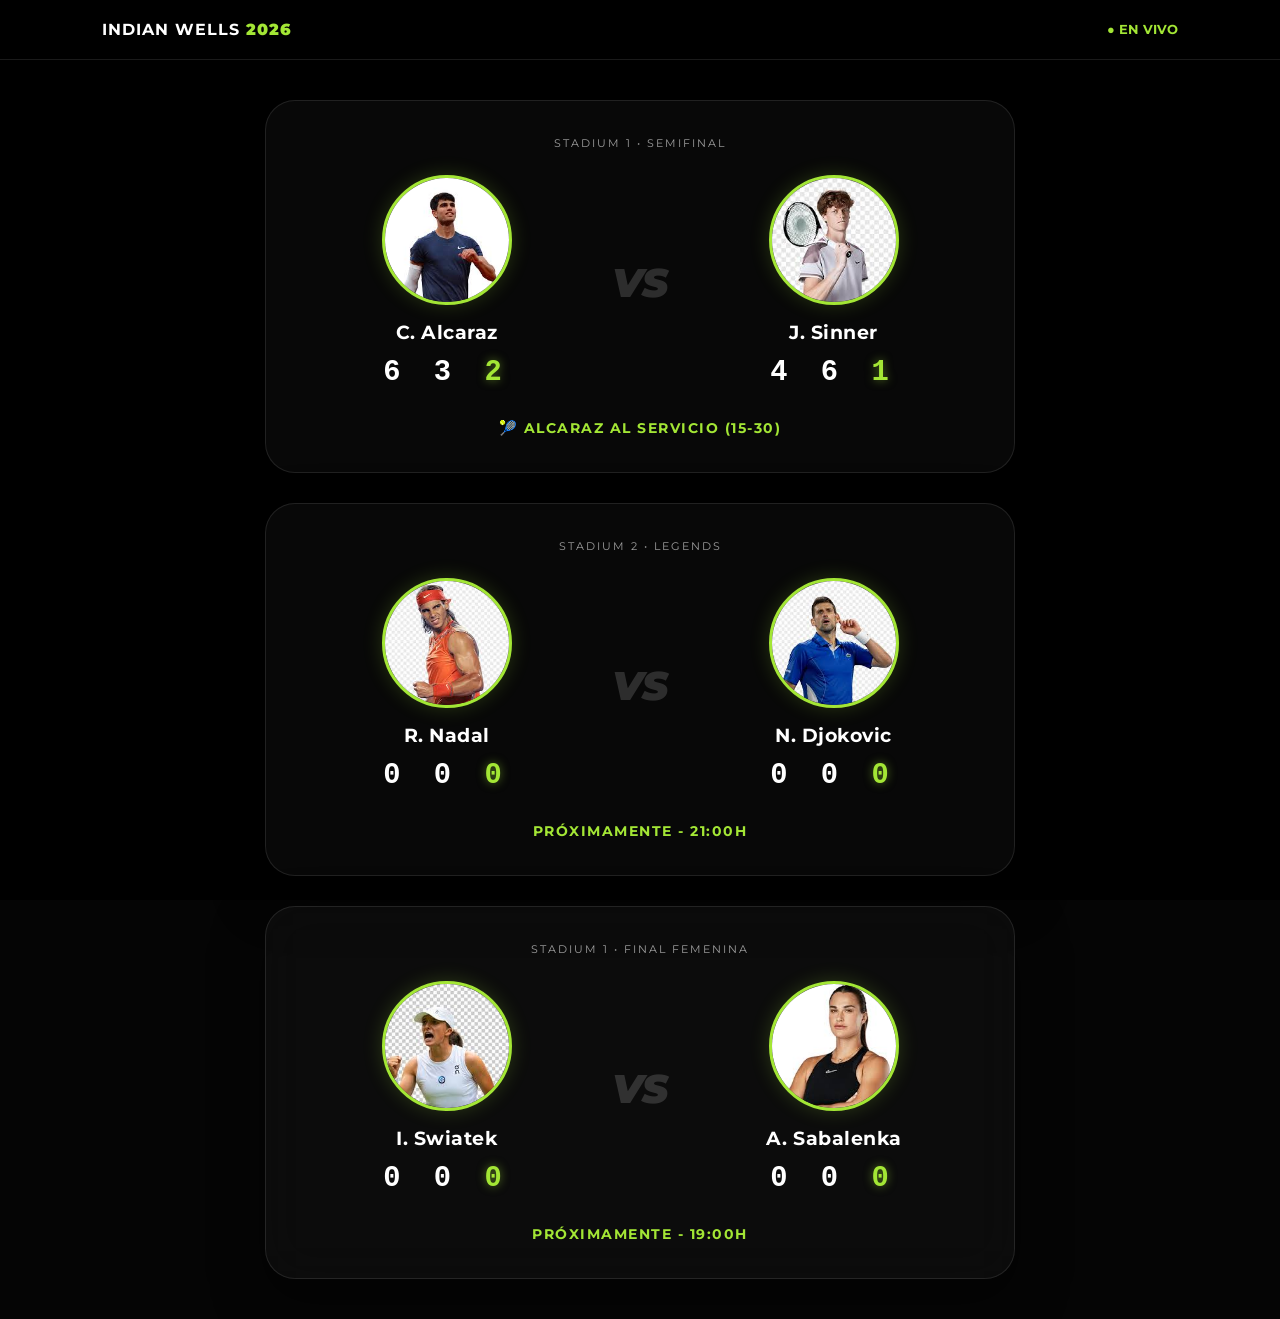
<file: index.html>
<!DOCTYPE html>
<html lang="es">
<head>
    <meta charset="UTF-8">
    <meta name="viewport" content="width=device-width, initial-scale=1.0">
    <title>Indian Wells 2026 | Live</title>
    <link rel="stylesheet" href="CSS/gemini.css">
    <link href="https://fonts.googleapis.com/css2?family=Montserrat:wght@400;700;900&display=swap" rel="stylesheet">
</head>
<body>
    <div class="main-bg"></div>
    
    <nav class="glass-nav">
        <div class="logo">INDIAN WELLS <span>2026</span></div>
        <div class="live-indicator">● EN VIVO</div>
    </nav>

    <main class="matches-grid">
        <div class="match-card glass">
            <div class="stadium-tag">STADIUM 1 • SEMIFINAL</div>
            <div class="players-vs">
                <div class="player">
                    <div class="photo-clip">
                        <img src="[data-uri]" alt="Alcaraz">
                    </div>
                    <span class="name">C. Alcaraz</span>
                    <div class="sets">6 3 <span class="active">2</span></div>
                </div>
                <div class="vs-divider">VS</div>
                <div class="player">
                    <div class="photo-clip">
                        <img src="[data-uri]" alt="Sinner">
                    </div>
                    <span class="name">J. Sinner</span>
                    <div class="sets">4 6 <span class="active">1</span></div>
                </div>
            </div>
            <div class="match-info">🎾 Alcaraz al servicio (15-30)</div>
        </div>

        <div class="match-card glass">
            <div class="stadium-tag">STADIUM 2 • LEGENDS</div>
            <div class="players-vs">
                <div class="player">
                    <div class="photo-clip">
                        <img src="[data-uri]" alt="Nadal">
                    </div>
                    <span class="name">R. Nadal</span>
                    <div class="sets">0 0 <span class="active">0</span></div>
                </div>
                <div class="vs-divider">VS</div>
                <div class="player">
                    <div class="photo-clip">
                        <img src="[data-uri]" alt="Djokovic">
                    </div>
                    <span class="name">N. Djokovic</span>
                    <div class="sets">0 0 <span class="active">0</span></div>
                </div>
            </div>
            <div class="match-info">Próximamente - 21:00h</div>
        </div>

        <div class="match-card glass">
            <div class="stadium-tag">STADIUM 1 • FINAL FEMENINA</div>
            <div class="players-vs">
                <div class="player">
                    <div class="photo-clip">
                        <img src="[data-uri]" alt="Swiatek">
                    </div>
                    <span class="name">I. Swiatek</span>
                    <div class="sets">0 0 <span class="active">0</span></div>
                </div>
                <div class="vs-divider">VS</div>
                <div class="player">
                    <div class="photo-clip">
                        <img src="[data-uri]" alt="Sabalenka">
                    </div>
                    <span class="name">A. Sabalenka</span>
                    <div class="sets">0 0 <span class="active">0</span></div>
                </div>
            </div>
            <div class="match-info">Próximamente - 19:00h</div>
        </div>
    </main>
</body>
</html>
</file>
<file: CSS/gemini.css>
/* Variables de color */
:root {
    --accent: #a3e635; /* Verde Indian Wells */
    --glass: rgba(255, 255, 255, 0.1);
    --bg-dark: #050505;
}

/* Reset general */
* { 
    margin: 0; 
    padding: 0; 
    box-sizing: border-box; 
}

body {
    font-family: 'Montserrat', sans-serif;
    background-color: var(--bg-dark);
    color: white;
    overflow-x: hidden;
}

/* Fondo con imagen y overlay oscuro */
.main-bg {
    position: fixed;
    top: 0; left: 0; width: 100%; height: 100%;
    background: linear-gradient(rgba(0,0,0,0.85), rgba(0,0,0,0.85)), 
                url('https://images.unsplash.com/photo-1595435063998-ee6d1183bc6a?auto=format&fit=crop&q=80');
    background-size: cover;
    background-position: center;
    z-index: -1;
}

/* Navegación Estilo Glass */
.glass-nav {
    display: flex; 
    justify-content: space-between; 
    align-items: center;
    padding: 20px 8%; 
    background: rgba(0,0,0,0.8); 
    backdrop-filter: blur(15px);
    border-bottom: 1px solid rgba(255,255,255,0.1);
    position: sticky;
    top: 0;
    z-index: 100;
}

.logo { font-weight: 700; letter-spacing: 1px; }
.logo span { color: var(--accent); font-weight: 900; }

.live-indicator {
    color: var(--accent);
    font-size: 0.8rem;
    font-weight: 700;
    animation: pulse 2s infinite;
}

@keyframes pulse {
    0% { opacity: 1; }
    50% { opacity: 0.5; }
    100% { opacity: 1; }
}

/* Contenedor de Tarjetas */
.matches-grid {
    display: flex; 
    flex-direction: column; 
    align-items: center;
    padding: 40px 20px; 
    gap: 30px;
}

/* Tarjeta Individual */
.match-card {
    background: rgba(255, 255, 255, 0.03);
    backdrop-filter: blur(25px);
    -webkit-backdrop-filter: blur(25px);
    border: 1px solid rgba(255,255,255,0.1);
    border-radius: 30px;
    padding: 35px;
    width: 100%; 
    max-width: 750px;
    box-shadow: 0 20px 50px rgba(0,0,0,0.5);
    transition: transform 0.3s ease;
}

.match-card:hover {
    transform: translateY(-5px);
    border-color: rgba(163, 230, 53, 0.3);
}

.stadium-tag {
    font-size: 0.7rem;
    opacity: 0.6;
    letter-spacing: 2px;
    margin-bottom: 25px;
    text-align: center;
}

/* Sección de Jugadores */
.players-vs { 
    display: flex; 
    justify-content: space-around; 
    align-items: center; 
}

.player { 
    text-align: center; 
    flex: 1; 
}

/* Círculo de la Foto */
.photo-clip {
    width: 130px; 
    height: 130px;
    border-radius: 50%;
    border: 3px solid var(--accent);
    margin: 0 auto 15px;
    overflow: hidden;
    background: #1a1a1a;
    box-shadow: 0 0 20px rgba(163, 230, 53, 0.2);
    display: flex;
    justify-content: center;
    align-items: center;
}

.photo-clip img {
    width: 100%; 
    height: 100%;
    object-fit: cover; 
    object-position: top;
    display: block;
}

/* Nombres y Marcadores */
.name { 
    font-weight: 700; 
    display: block; 
    margin-bottom: 12px; 
    font-size: 1.2rem; 
    letter-spacing: 0.5px;
}

.sets { 
    font-family: 'Courier New', Courier, monospace; 
    font-size: 1.8rem; 
    letter-spacing: 8px; 
    font-weight: bold;
}

.active { 
    color: var(--accent); 
    text-shadow: 0 0 10px rgba(163, 230, 53, 0.5);
}

.vs-divider { 
    font-style: italic; 
    opacity: 0.15; 
    font-size: 2.5rem; 
    font-weight: 900; 
    padding: 0 20px;
}

/* Info inferior */
.match-info {
    text-align: center; 
    margin-top: 30px; 
    color: var(--accent);
    font-size: 0.9rem; 
    font-weight: 700; 
    text-transform: uppercase;
    letter-spacing: 1.5px;
}
</file>
